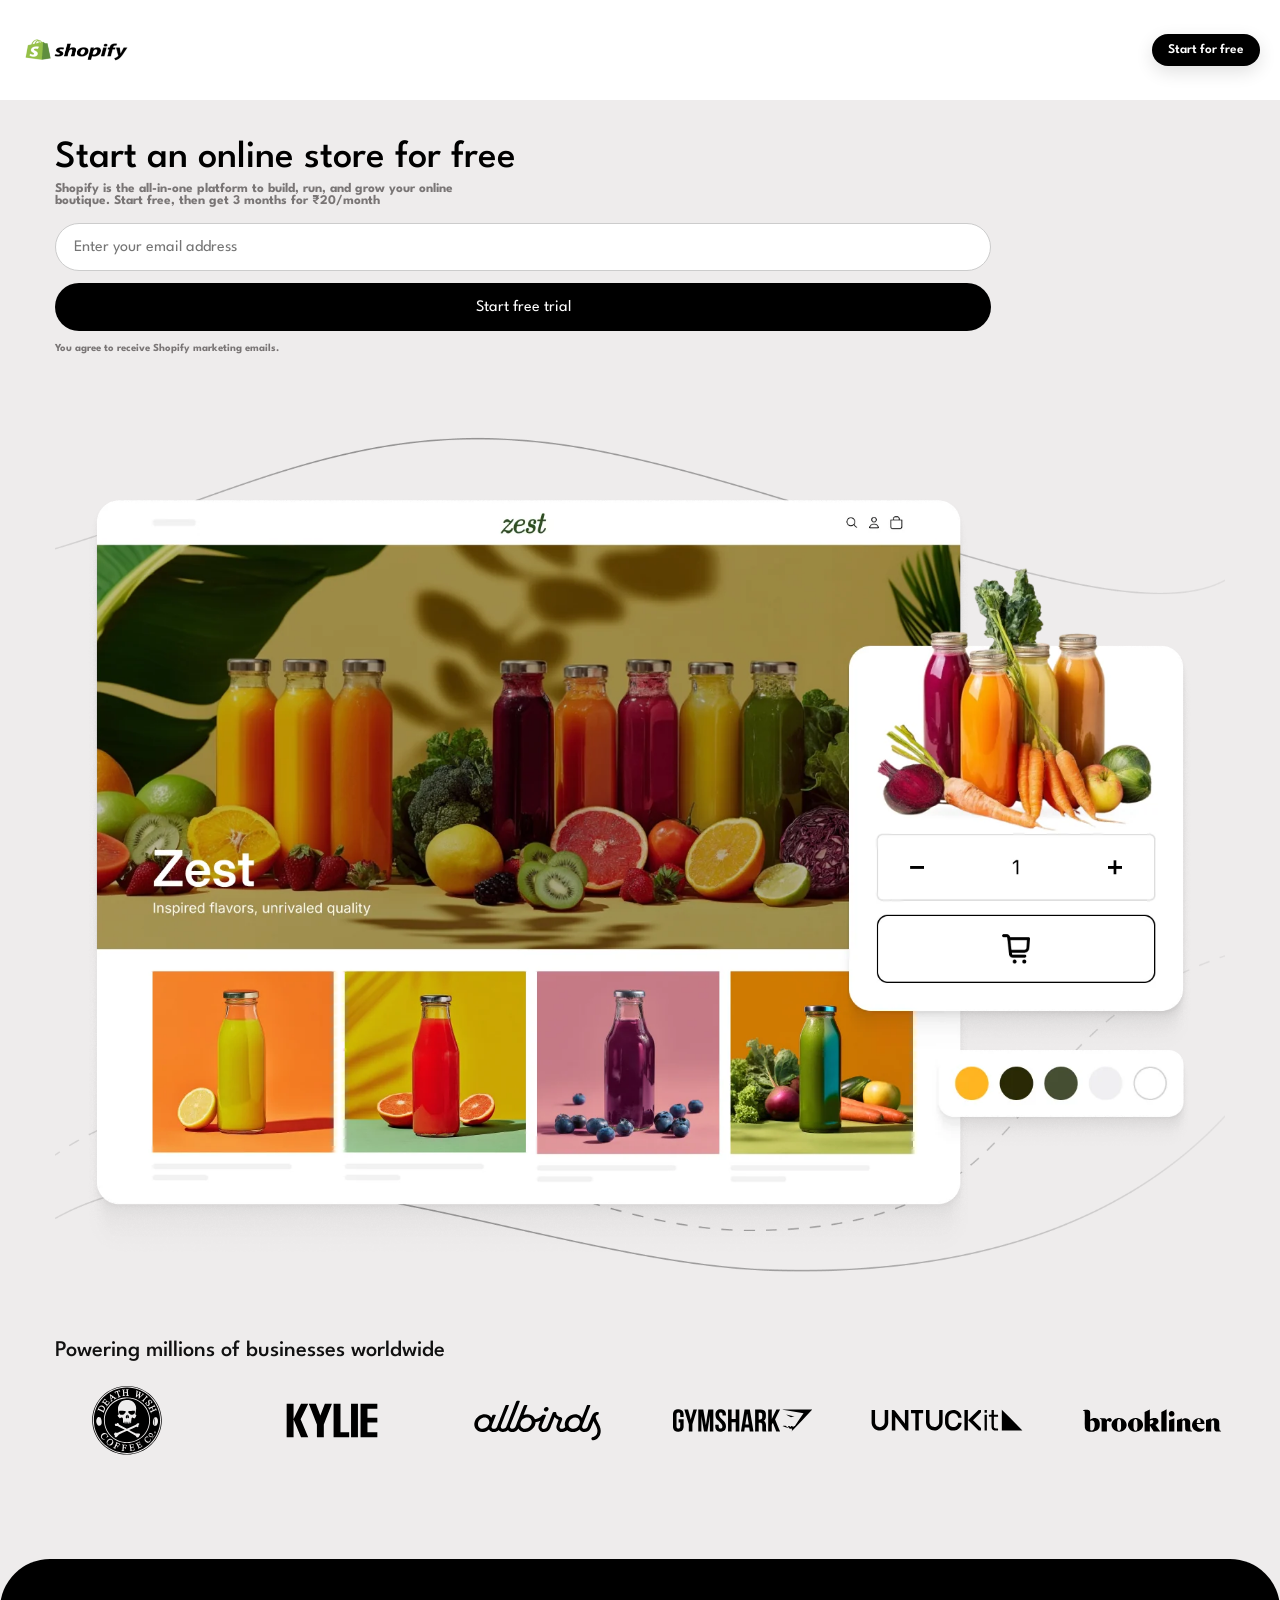
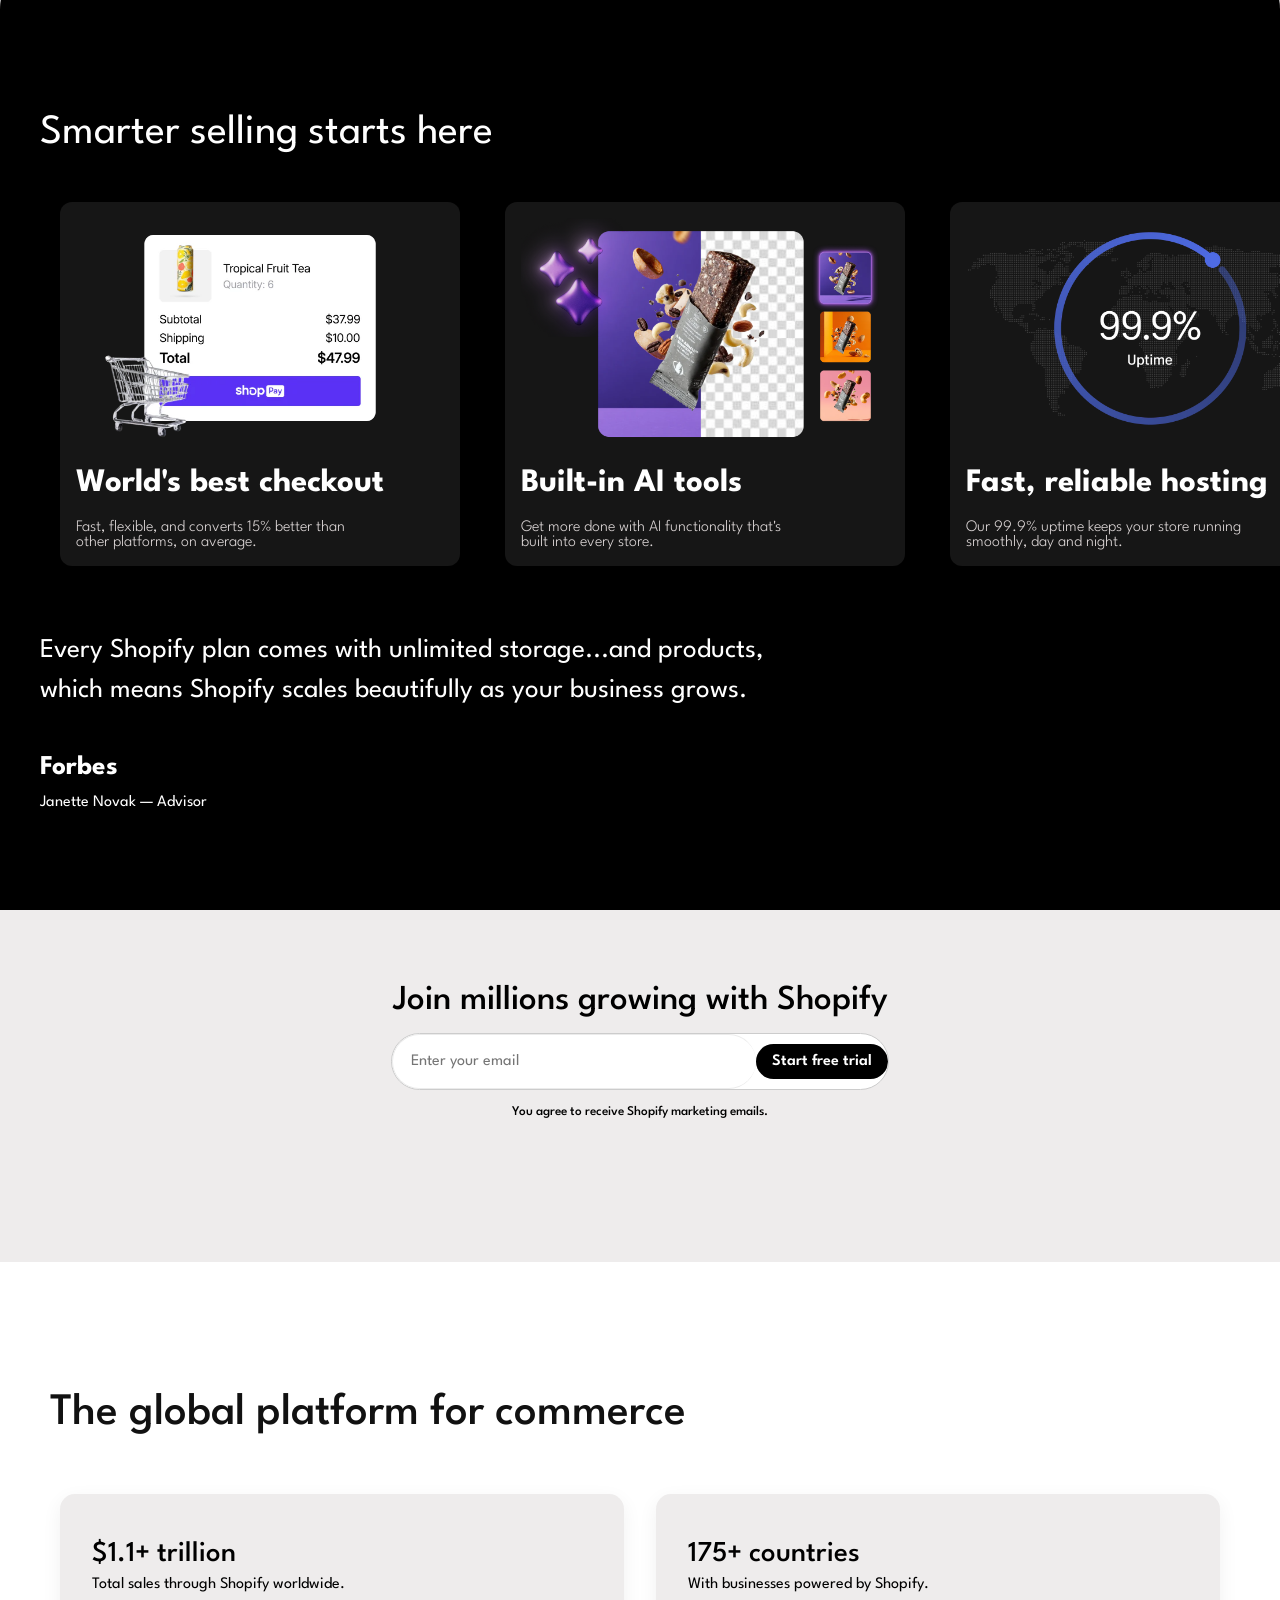
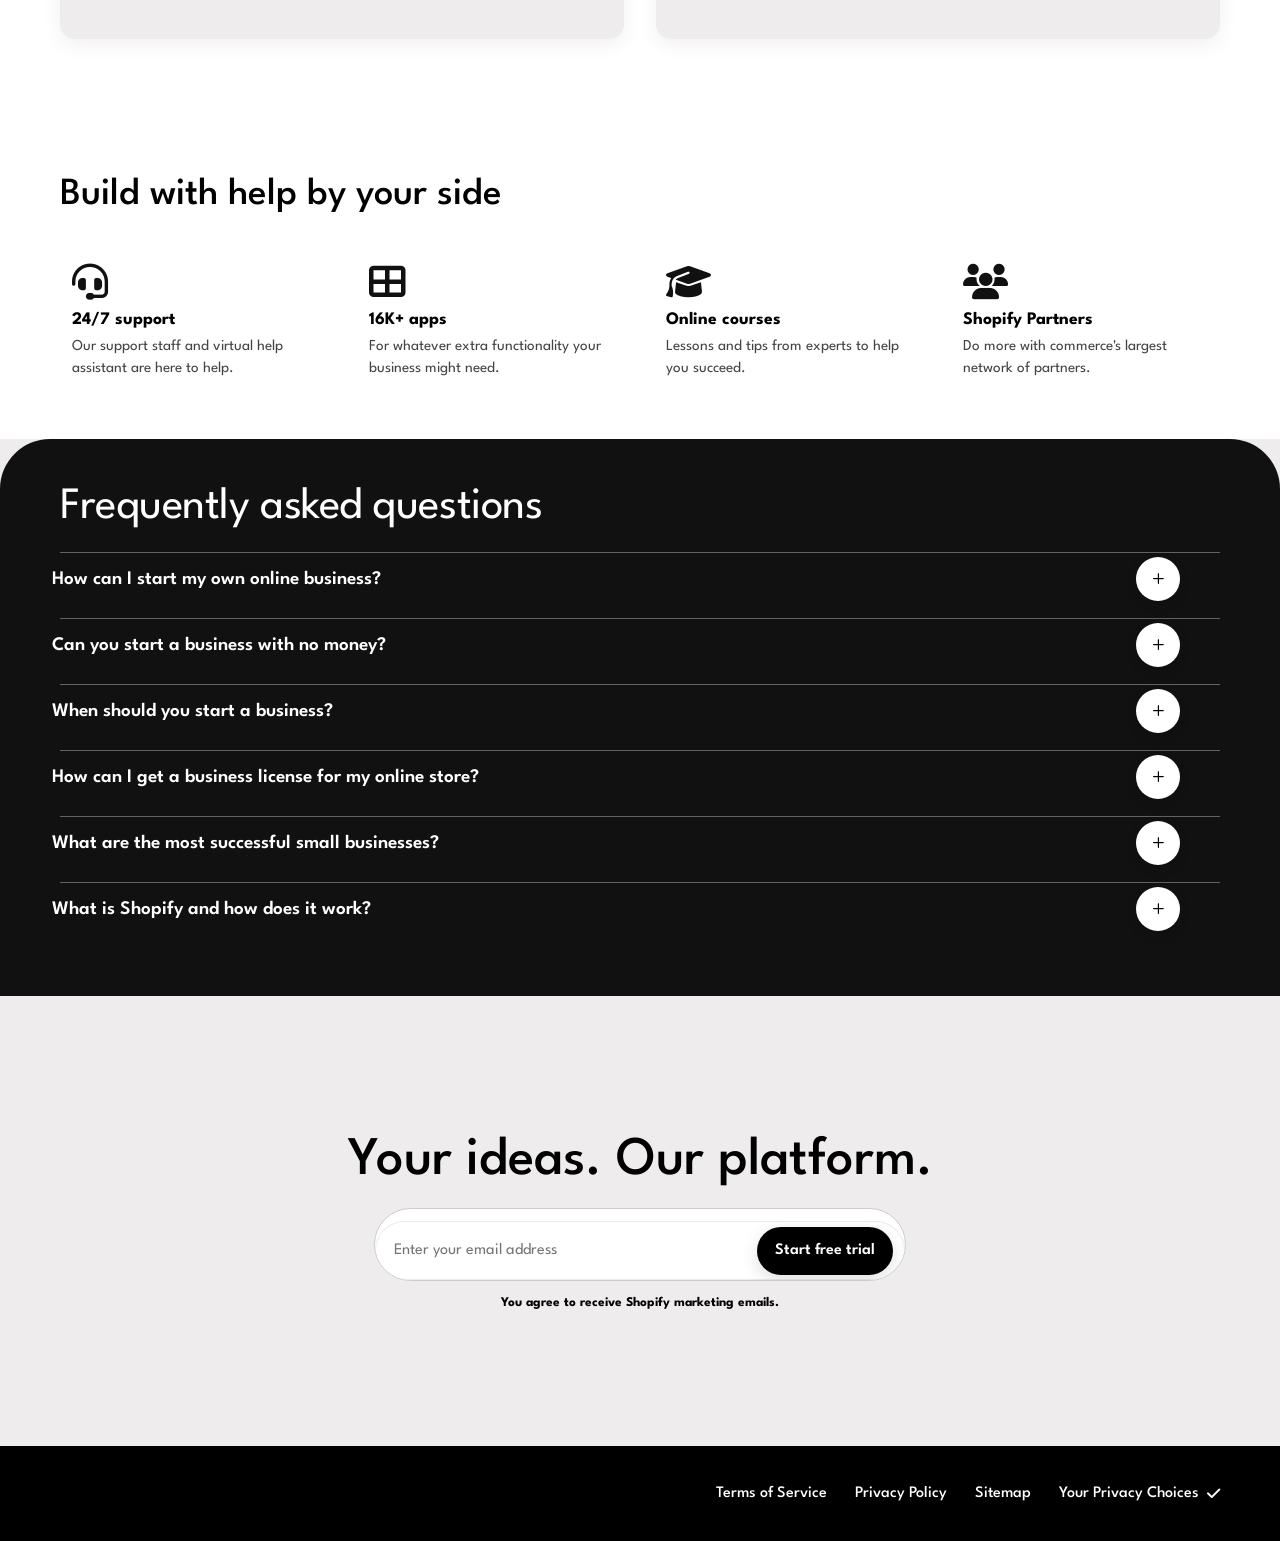
<file: shopify website/index.html>
<!DOCTYPE html>
<html lang="en">
<head>
    <meta charset="UTF-8">
    <meta name="viewport" content="width=device-width, initial-scale=1.0">
    <title>website</title>
    <link rel="stylesheet" href="style.css">
    <link rel="icon" href="favicon.ico" type="image/x-icon">
    <link rel="stylesheet" href="https://cdn.jsdelivr.net/npm/@fortawesome/fontawesome-free@6.4.0/css/all.min.css">
</head>
<body>
    
    <section id="navbar">
        <div>
            <img src="logo new.png" alt="">
            <button class="floating-button">Start for free</button>
        </div>
    </section>

        <section id="bannner">
            <div class="contain">
                <div class="hero">
                    <h1>Start an online store for free</h1>
                    <h5>Shopify is the all-in-one platform to build, run, and grow your online <br> boutique. Start free, then get 3 months for ₹20/month</h5>
                    <div class="cta">
                        <input type="text" placeholder="Enter your email address">
                        <button class="cta-button">Start free trial</button>
                    </div>
                    <h6>You agree to receive Shopify marketing emails.</h6>
                </div>
                <div class="banner-img">
                    <img src="banner.webp" alt="">
                </div>
            </div>
        </section>

        <section id="headline">
            <div>
                <h2>Powering millions of businesses worldwide</h2>
                <div class="brand-img">
                    <img src="brand1.svg" alt="">
                    <img src="brand2.svg" alt="">
                    <img src="brand3.svg" alt="">
                    <img src="brand4.svg" alt="">
                    <img src="brand5.svg" alt="">
                    <img src="brand6.svg" alt="">
                 </div>
            </div>
        </section>

        <section id="cards">
           <div>
            <h1>Smarter selling starts here</h1>
            <div class="card-container">
                <div class="card">
                    <img src="card1.webp" alt="">
                    <h2>World's best checkout</h2>
                    <p>Fast, flexible, and converts 15% better than <br> other platforms, on average.</p>
                </div>
                <div class="card">
                    <img src="card2.webp" alt="">
                    <h2>Built-in AI tools</h2>
                    <p>Get more done with AI functionality that's <br> built into every store.</p>
                </div>
                <div class="card">
                    <img src="card3.webp" alt="">
                    <h2>Fast, reliable hosting</h2>
                    <p>Our 99.9% uptime keeps your store running <br> smoothly, day and night.</p>
                </div>
           </div>
           <div class="small-para">
               <p>Every Shopify plan comes with unlimited storage...and products,<br> which means Shopify scales beautifully as your business grows.</p>
               <br> 
               <h4>Forbes</h4>
               <span>Janette Novak — Advisor</span>
           </div>
               
           </div>
        </section>

        <section id="email">
                <div class="email-text">
                        <h1>Join millions growing with Shopify</h1>
                        <form class="input-group" action="#" aria-label="Email signup">
                            <input id="ideas-email" name="email" type="email" placeholder="Enter your email " required>
                            <button type="submit" class="cta-inline">Start free trial</button>
                        </form>
                        <h5>You agree to receive Shopify marketing emails.</h5>
                 </div>
        </section>

        <section id="platform">
                    <div>
                        <h1>The global platform for commerce</h1>
                        <div class="platform-center">
                                <div class="stat">
                                        <h2>$1.1+ trillion</h2>
                                        <span>Total sales through Shopify worldwide.</span>
                                </div>
                                <div class="stat">
                                        <h2>175+ countries</h2>
                                        <span>With businesses powered by Shopify.</span>
                                </div>
                        </div>
                    </div>
        </section>

        <section id="help">
            <div>
                <h1>Build with help by your side</h1>
                <div class="help-grid">
                    <div class="help-item">
                        <i class="fa-solid fa-headset"></i>
                        <h3>24/7 support</h3>
                        <span>Our support staff and virtual help assistant are here to help.</span>
                    </div>
                    <div class="help-item">
                        <i class="fa-solid fa-th-large"></i>
                        <h3>16K+ apps</h3>
                        <span>For whatever extra functionality your business might need.</span>
                    </div>
                    <div class="help-item">
                        <i class="fa-solid fa-graduation-cap"></i>
                        <h3>Online courses</h3>
                        <span>Lessons and tips from experts to help you succeed.</span>
                    </div>
                    <div class="help-item">
                        <i class="fa-solid fa-users"></i>
                        <h3>Shopify Partners</h3>
                        <span>Do more with commerce's largest network of partners.</span>
                    </div>
                </div>
            </div>
        </section>

        <section id="ask">
            <div>
                <h1>Frequently asked questions</h1>

                <div class="faq-item">
                    <div class="faq-row">
                        <div class="faq-row-inner">
                            <h3>How can I start my own online business?</h3>
                            <button class="faq-toggle" aria-expanded="false" aria-controls="faq-1">
                                <i class="fa-regular fa-plus plus-icon"></i>
                                <i class="fa-solid fa-minus minus-icon"></i>
                            </button>
                        </div>
                    </div>
                    <div id="faq-1" class="faq-answer" aria-hidden="true">
                        <ol>
                            <li>Find a business idea</li>
                            <li>Secure financing to fund your business</li>
                            <li>Choose a business structure</li>
                            <li>Get federal and state tax ID numbers</li>
                            <li>Obtain a business license and permits</li>
                            <li>Open a business bank account</li>
                            <li>Get business insurance</li>
                            <li>Select your tools and software</li>
                            <li>Build your team</li>
                            <li>Market your business</li>
                            <li>Write your business plan</li>
                        </ol>
                    </div>
                </div>

                <div class="faq-item">
                    <div class="faq-row">
                        <div class="faq-row-inner">
                            <h3>Can you start a business with no money?</h3>
                            <button class="faq-toggle" aria-expanded="false" aria-controls="faq-2">
                                <i class="fa-regular fa-plus plus-icon"></i>
                                <i class="fa-solid fa-minus minus-icon"></i>
                            </button>
                        </div>
                    </div>
                    <div id="faq-2" class="faq-answer" aria-hidden="true">
                        <ol>
                            <li>Tap into a skillset you have and use free tools.</li>
                            <li>Save six months’ worth of expenses.</li>
                            <li>Ask your family and friends for startup funds.</li>
                            <li>Find out about local small business grants and funding opportunities.</li>
                            <li>Apply for a small business loan.</li>
                            <li>Look into potential angel investors.</li>
                        </ol>
                    </div>
                </div>

                <div class="faq-item">
                    <div class="faq-row">
                        <div class="faq-row-inner">
                            <h3>When should you start a business?</h3>
                            <button class="faq-toggle" aria-expanded="false" aria-controls="faq-3">
                                <i class="fa-regular fa-plus plus-icon"></i>
                                <i class="fa-solid fa-minus minus-icon"></i>
                            </button>
                        </div>
                    </div>
                    <div id="faq-3" class="faq-answer" aria-hidden="true">
                        <p>There’s never a specific right time to start a business. You should start a business <br> when you have the time and attention to commit to it. However, there’s no problem <br> with starting while you are still working another job.</p>
                    </div>
                </div>

                <div class="faq-item">
                    <div class="faq-row">
                        <div class="faq-row-inner">
                            <h3>How can I get a business license for my online store?</h3>
                            <button class="faq-toggle" aria-expanded="false" aria-controls="faq-4">
                                <i class="fa-regular fa-plus plus-icon"></i>
                                <i class="fa-solid fa-minus minus-icon"></i>
                            </button>
                        </div>
                    </div>
                    <div id="faq-4" class="faq-answer" aria-hidden="true">
                        <ol>
                            <li>Register your business.</li>
                            <li>File for an employer identification number (EIN).</li>
                            <li>Acquire a federal business license or permit.</li>
                            <li>Acquire state and municipal licenses.</li>
                            <li>Renew your business license.</li>
                        </ol>
                    </div>
                </div>

                <div class="faq-item">
                    <div class="faq-row">
                        <div class="faq-row-inner">
                            <h3>What are the most successful small businesses?</h3>
                            <button class="faq-toggle" aria-expanded="false" aria-controls="faq-5">
                                <i class="fa-regular fa-plus plus-icon"></i>
                                <i class="fa-solid fa-minus minus-icon"></i>
                            </button>
                        </div>
                    </div>
                    <div id="faq-5" class="faq-answer" aria-hidden="true">
                        <ol>
                            <li>Dropshipping</li>
                            <li>Print on demand</li>
                            <li>Tax preparation and bookkeeping</li>
                            <li>Handmade products</li>
                            <li>Digital products</li>
                            <li>Photography</li>
                            <li>Video games</li>
                            <li>Self-published author</li>
                            <li>Pet product retailer</li>
                            <li>Thrifting</li>
                        </ol>
                    </div>
                </div>

                <div class="faq-item">
                    <div class="faq-row">
                        <div class="faq-row-inner">
                            <h3>What is Shopify and how does it work?</h3>
                            <button class="faq-toggle" aria-expanded="false" aria-controls="faq-6">
                                <i class="fa-regular fa-plus plus-icon"></i>
                                <i class="fa-solid fa-minus minus-icon"></i>
                            </button>
                        </div>
                    </div>
                    <div id="faq-6" class="faq-answer" aria-hidden="true">
                        <p>Shopify is a complete commerce platform that lets you start, grow, and manage an online boutique and business.</p>
                        <p>With Shopify, you can:</p>
                        <ol>
                            <li>Create and customize an online store.</li>
                            <li>Sell in multiple places, including web, mobile, social media, online marketplaces, brick-and-mortar locations, and pop-up shops.</li>
                            <li>Manage products, inventory, payments, and shipping.</li>
                        </ol>
                        <p>Shopify is completely cloud-based and hosted, which means you don't have to worry about upgrading or maintaining software or web servers. This gives you the flexibility to access and run your business from almost anywhere, including your mobile device.</p>
                    </div>
                </div>

            </div>
        </section>
       
        <section id="ideas">
                    <div class="email-text">
                        <h1>Your ideas. Our platform.</h1>
                        <form class="input-group" action="#" aria-label="Email signup">
                            <input id="ideas-email" name="email" type="email" placeholder="Enter your email address" required>
                            <button type="submit" class="cta-inline">Start free trial</button>
                        </form>
                        <h5>You agree to receive Shopify marketing emails.</h5>
                    </div>
        </section>

        <section id="terms">
            <div class="terms-inner">
                <a href="#" class="term-link">Terms of Service</a>
                <a href="#" class="term-link">Privacy Policy</a>
                <a href="#" class="term-link">Sitemap</a>
                <a href="#" class="term-link">Your Privacy Choices <i class="fa-solid fa-check" aria-hidden="true"></i></a>
            </div>
        </section>
    <script src="script.js"></script>
</body>
</html>
</file>
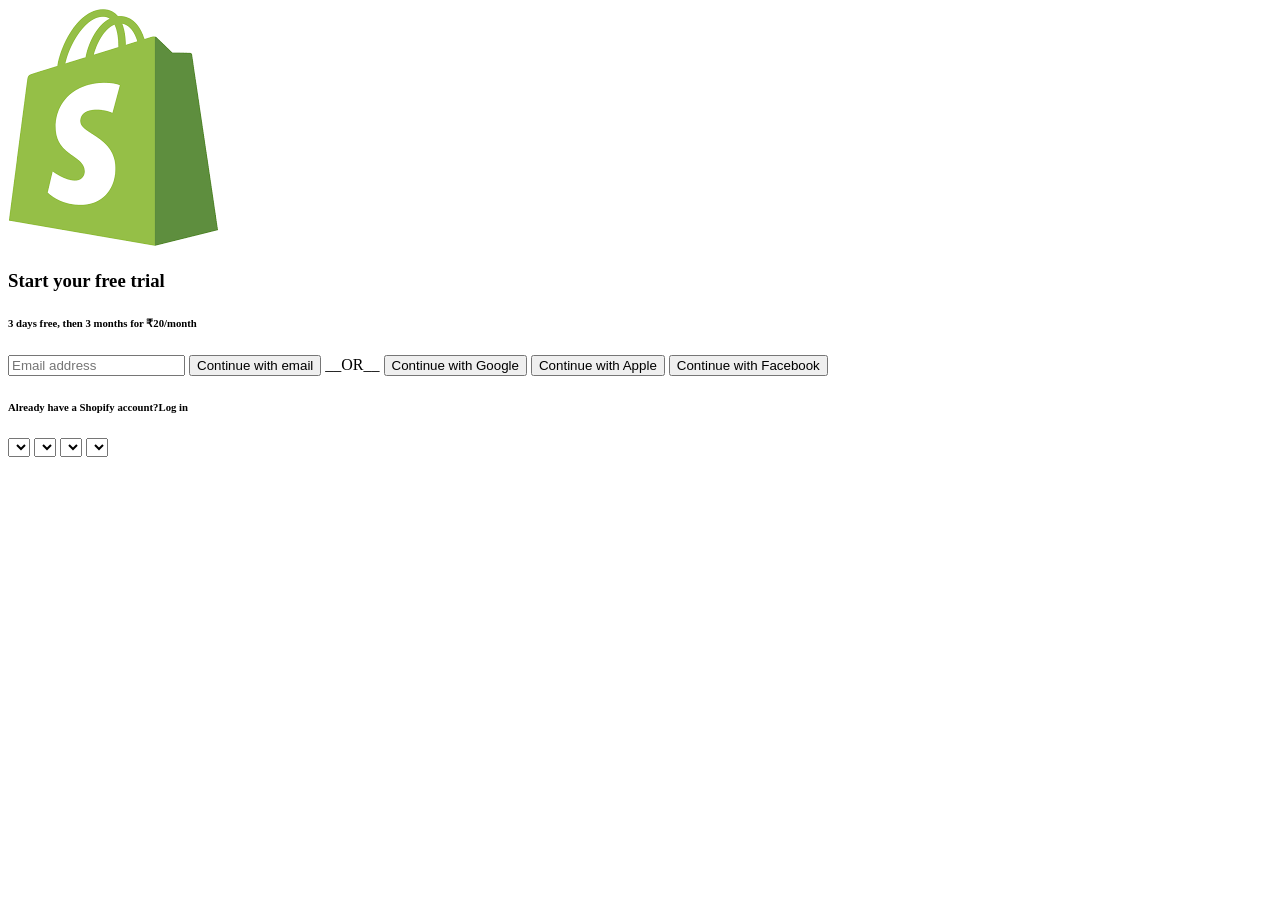
<file: shopify website/signup.html>
<!DOCTYPE html>
<html lang="en">
<head>
    <meta charset="UTF-8">
    <meta name="viewport" content="width=device-width, initial-scale=1.0">
    <title>signup</title>
</head>
<body>
    <div class="signin">
          <img src="bag.png" alt="">
          <h3>Start your free trial</h3>
          <h6>3 days free, then 3 months for ₹20/month</h6>
          <input type="text" placeholder="Email address">
          <button>Continue with email</button>
          __OR__
          <button>Continue with Google</button>
          <button>Continue with Apple</button>
          <button>Continue with Facebook</button>
          <h6>Already have a Shopify account?<span>Log in</span></h6>
          <select name="India" id="">India</select>
          <select name="India" id="">London</select>
          <select name="India" id="">South Africa</select>
          <select name="India" id="">New Zeland</select>
    </div>
</body>
</html>
</file>
<file: shopify website/style.css>
@import url("https://fonts.googleapis.com/css2?family=Spartan:wght@100;200;300;400;500;600;700;800;900&display=swap");
* {
  margin: 0;
  padding: 0;
  box-sizing: border-box;
  font-family: "Spartan", sans-serif;
}

/* Page horizontal spacing: keep content away from screen edges */
body {
  padding-left: 55px;
  padding-right: 55px;
  padding-top: calc(80px + 20px); /* space for fixed navbar */
  background-color: #eeecec;
}

@media (max-width: 480px) {
  body {
    padding-left: 12px;
    padding-right: 12px;
    padding-top: calc(48px + 20px); /* mobile navbar space */
  }
}

.floating-button {
  background-color: #000; /* black button background */
  color: #fff;
  border: none;
  padding: 10px 16px;
  border-radius: 999px;
  font-weight: 600;
  cursor: pointer;
  box-shadow: 0 6px 18px rgba(0, 0, 0, 0.12);
  margin-left: auto;
}

.floating-button:hover {
  transform: translateY(-1px);
  box-shadow: 0 8px 22px rgba(0, 0, 0, 0.16);
}

/* Navbar layout: logo left, button right */
#navbar {
  position: fixed;
  top: 0;
  left: 0;
  right: 0;
  z-index: 9999;
  background-color: #fff;
}
#navbar > div {
  display: flex;
  align-items: center;
  justify-content: space-between;
  padding: 10px 20px; /* slightly reduced vertical padding */
}

/* Logo size */
#navbar img {
  height: 80px; /* larger logo for better visibility */
  width: auto;
}

@media (max-width: 480px) {
  #navbar img {
    height: 48px;
  }
}

@media (max-width: 480px) {
  .floating-button {
    padding: 8px 12px;
  }
}

/* Banner / hero layout */
#bannner {
  padding: 40px 0;
}

#bannner .contain {
  display: flex;
  gap: 60px;
  align-items: center;
  justify-content: space-between;
  max-width: 1200px;
  margin: 0 auto;
  flex-wrap: wrap;
}

#bannner .hero {
  flex: 1 1 50%;
  min-width: 260px;
}

#bannner .hero h1 {
  font-size: 2.4rem; /* slightly larger */
  font-weight: 500; /* less bold */
  margin-bottom: 0.5rem;
}

#bannner .hero h6 {
  color: #797575;
}

#bannner .hero h5 {
  margin-bottom: 1rem;
  color: #797575;
}

#bannner .cta {
  display: flex;
  flex-direction: column; /* stack vertically */
  gap: 12px;
  margin-bottom: 12px;
  align-items: stretch;
}

#bannner .cta input {
  width: 80%;
  padding: 14px 18px; /* taller */
  border-radius: 999px; /* pill shape */
  border: 1px solid #ccc;
  box-sizing: border-box;
  min-height: 48px;
  font-size: 1rem;
}

#bannner .cta .cta-button {
  padding: 14px 18px; /* taller */
  border-radius: 999px; /* pill shape */
  background-color: #000;
  color: #fff;
  border: none;
  cursor: pointer;
  align-self: stretch; /* make button stretch to input width */
  width: 80%;
  min-height: 48px;
  font-size: 1rem;
}

#bannner .banner-img {
  flex: 1 1 45%;
  display: flex;
  justify-content: center;
  align-items: center;
}

#bannner .banner-img img {
  max-width: 100%;
  height: auto;
  border-radius: 8px;
}

@media (max-width: 800px) {
  #bannner .contain {
    flex-direction: column;
    gap: 20px;
    padding: 0 10px;
  }
  #bannner .hero, #bannner .banner-img {
    flex: 1 1 100%;
  }
  #bannner .banner-img img {
    max-width: 420px;
    width: 100%;
  }
  #bannner .hero h1 {
    font-size: 1.8rem; /* responsive size */
    font-weight: 500;
  }
}

/* Headline alignment: match banner container so h2 aligns with h1 */
#headline > div {
  max-width: 1200px;
  margin: 0 auto;
  box-sizing: border-box;
}

@media (max-width: 800px) {
  #headline > div {
    padding: 0 10px;
  }
}
#headline > div h2 {
  font-size: 1.4rem; /* larger headline */
  font-weight: 500; /* lighter weight */
  line-height: 1.25;
  margin-top: 6px;
  color: #111;
}

@media (max-width: 800px) {
  #headline > div h2 {
    font-size: 1.15rem;
    font-weight: 500;
  }
}

/* Brand logos: keep in one horizontal row on wider screens */
#headline .brand-img {
  display: flex;
  gap: 28px;
  align-items: center;
  justify-content: center;
  flex-wrap: nowrap; /* prevent wrapping on desktop */
  margin-top: 18px;
  margin-bottom: 100px;
}

#headline .brand-img img {
  height: 76px; /* larger uniform logo height (desktop) */
  width: auto;
  display: block;
  object-fit: contain;
}

@media (max-width: 800px) {
  /* allow wrapping on small screens */
  #headline .brand-img {
    flex-wrap: wrap;
    gap: 16px;
    justify-content: center;
  }
  #headline .brand-img img {
    height: 44px; /* slightly smaller on mobile */
  }
}

/* Cards: horizontal layout and uniform image sizing */
#cards > div {
  max-width: 1200px;
  margin: 0 auto;
  box-sizing: border-box;
  padding: 0 0px; /* align with page side padding */
}

@media (max-width: 800px) {
  #cards > div {
    padding: 0 10px;
  }
}
/* Cards section background: full-width black */
#cards {
  background-color: #000;
  color: #fff;
  padding-top: 150px; /* raised slightly above the heading */
  /* full-bleed background: make section span the viewport */
  position: relative;
  left: 50%;
  right: 50%;
  margin-left: -50vw;
  margin-right: -50vw;
  width: 100vw;
  box-sizing: border-box;
  border-top-left-radius: 50px;
  border-top-right-radius: 50px;
  overflow: hidden;
}
#cards > div h1 {
  margin-top: 0;
  margin-bottom: 24px;
  font-size: 2.6rem; /* slightly larger */
  font-weight: 400; /* lighter weight */
  line-height: 1.2;
  letter-spacing: 0;
  text-transform: none;
  font-style: normal;
}

@media (max-width: 800px) {
  #cards > div h1 {
    font-size: 1.3rem;
  }
}

#cards .card-container {
  display: flex;
  gap: 45px;
  align-items: flex-start;
  justify-content: space-between;
  flex-wrap: nowrap; /* keep cards on one line on wider screens */
  margin-top: 8px;
  padding: 20px; /* inner spacing so background is visible */
  background-color: transparent; /* let parent black show in gaps */
}

#cards .card {
  flex: 1 1 0;
  min-width: 400px;
  background-color: #161616; /* panel color so gaps appear black (#000) */
  padding: 16px;
  border-radius: 12px;
  box-sizing: border-box;
  overflow: hidden;
}

#cards .card img {
  width: 100%;
  height: 220px; /* uniform image height */
  object-fit: cover;
  display: block;
  border-radius: 8px;
  margin-bottom: 30px;
}

#cards .card h3, #cards .card h2 {
  margin-top: 12px;
  margin-bottom: 22px; /* added bottom margin */
  font-size: 2.05rem;
}

#cards .card p {
  margin-top: 12px;
  color: #dcd6d6;
  font-weight: 300; /* lighter weight for paragraph text in cards */
}

/* specific small paragraph under cards (testimonial/summary) */
#cards .small-para p {
  margin-top: 45px; /* extra space above this paragraph */
  font-size: 1.700rem; /* slightly larger */
  line-height: 1.45;
  margin-bottom: 30px;
}

#cards .small-para h4{
  margin-bottom: 15px;
  font-size: 1.700rem;
}

#cards .small-para span{
  display: inline-block;
  margin-bottom: 100px;
}

@media (max-width: 800px) {
  #cards .card-container {
    flex-wrap: wrap; /* stack on mobile */
  }
  #cards .card {
    flex: 1 1 100%;
  }
  #cards .card img {
    height: 160px;
  }
}

/* Email section: center content and place the CTA inside the input on desktop */
#email {
  display: flex;
  align-items: center;
  justify-content: center;
  margin-top: 30px;
  box-sizing: border-box;
  padding: 20px 0;
  background-color: #eeecec;
}

#email .email-text {
  width: 100%;
  max-width: 760px;
  padding: 24px;
  box-sizing: border-box;
  text-align: center;
}

#email .email-text h1,
#email .email-text h5 {
  margin: 0 0 12px 0;
}

#email .email-text h5 {
  font-weight: 500;
  margin-bottom: 100px;
}

#email .email-text h1 {
  font-size: 35px;
  font-weight: 500;
}

/* Input group: button overlays the input at the right; input a bit narrower */
#email .email-text .input-group {
  position: relative;
  width: 70%;
  margin: 16px auto;
  max-width: 560px;
}

#email .email-text .input-group input {
  width: 100%;
  padding: 12px 140px 12px 18px; /* reserve space for the button on the right */
  font-size: 1rem;
  box-sizing: border-box;
  border-radius: 999px; /* round both left and right corners */
  border: 1px solid rgba(0, 0, 0, 0.08);
  border-right: none; /* let button provide the right edge */
  height: 55px;

  position: relative;
  z-index: 0; /* keep input beneath the button */
}

/* Full-bleed white background for the help section */
#help {
  background-color: #ffffff;
  position: relative;
  left: 50%;
  right: 50%;
  margin-left: -50vw;
  margin-right: -50vw;
  width: 100vw;
  box-sizing: border-box;
  padding: 48px 0; /* vertical spacing for the section */
}

/* Ask / FAQ section: full-bleed black background */
#ask {
  background-color: #000000ed;
  color: #fff;
  position: relative;
  left: 50%;
  right: 50%;
  margin-left: -50vw;
  margin-right: -50vw;
  width: 100vw;
  box-sizing: border-box;
  padding: 48px 0;
  border-top-left-radius: 50px;
  border-top-right-radius: 50px;
}

#ask > div {
  max-width: 1200px;
  margin: 0 auto;
  box-sizing: border-box;
  padding: 0 20px;
}

/* FAQ title styling: larger and lighter */
#ask > div h1 {
  font-size: 2.8rem;
  font-weight: 400; /* lighter weight */
  margin-bottom: 24px;
  letter-spacing: -0.01em;
}

.faq-item {
  padding: 18px 0;
  border-top: 1px solid #eeecec5e;
  position: relative;
}
.faq-row {
  /* span full viewport horizontally so clicks across the screen toggle the FAQ */
  position: relative;
  left: 50%;
  right: 50%;
  margin-left: -50vw;
  margin-right: -50vw;
  width: 100vw;
  box-sizing: border-box;
  padding: 0 20px;
}
.faq-row-inner {
  max-width: 1200px;
  margin: 0 auto;
  display: flex;
  align-items: center;
  justify-content: space-between;
  box-sizing: border-box;
}
.faq-row h3 {
  margin-left: 12px;
  font-size: 1.2rem;
  font-weight: 600;
}
.faq-toggle {
  position: absolute;
  right: 100px; /* moved further inward from the edge */
  top: 50%;
  transform: translateY(-50%);
  background: #fff; /* default: white background when plus is visible */
  border: none;
  color: #000; /* icon color for plus on white */
  width: 44px;
  height: 44px;
  box-sizing: border-box; /* ensure border doesn't change external size */
  display: flex;
  align-items: center;
  justify-content: center;
  cursor: pointer;
  border-radius: 50%;
  box-shadow: 0 4px 12px rgba(0,0,0,0.12);
  transition: background-color 0.18s ease, color 0.18s ease, transform 0.12s ease;
}

/* When pinned, keep the toggle fixed to the viewport */
.faq-toggle.fixed {
  position: fixed !important;
  right: 60px !important;
  z-index: 9999 !important;
}

/* When expanded (minus visible) use black circular background and white icon */
.faq-toggle.open {
  background: #000 !important;
  color: #fff !important;
  transform: translateY(-50%);
}
/* white circular border when expanded (minus visible) */
.faq-toggle.open {
  border: 2px solid #fff !important;
}
.faq-answer {
  max-height: 0;
  overflow: hidden;
  /* much slower, smoother open/close */
  transition: max-height 1.2s cubic-bezier(.2,.8,.2,1), opacity 0.8s ease;
  opacity: 0;
  margin-top: 12px;
}
.faq-item.expanded .faq-answer {
  max-height: 1000px; /* large enough for content */
  opacity: 1;
}
.faq-answer ol {
  margin: 0;
  padding: 0;
  list-style: none; /* we'll render our own markers for perfect alignment */
  counter-reset: faq-counter;
  color: #ddd;
}
.faq-answer ol li {
  position: relative;
  padding-left: 3.2em; /* space for the generated marker */
  margin-bottom: 6px;
  counter-increment: faq-counter;
}
.faq-answer ol li::before {
  content: counter(faq-counter) ".";
  position: absolute;
  left: 0;
  width: 2.6em; /* fixed width for marker area so multi-digit numbers align */
  text-align: right;
  color: #ddd;
}

@media (max-width: 800px) {
  .faq-toggle { right: 30px; }
}

/* Show/hide plus and minus icons inside the toggle */
.faq-toggle .plus-icon { display: inline-block; }
.faq-toggle .minus-icon { display: none; }
.faq-toggle.open .plus-icon { display: none; }
.faq-toggle.open .minus-icon { display: inline-block; }

/* Constrain inner content so it aligns with other sections */
#help > div {
  max-width: 1200px;
  margin: 0 auto;
  box-sizing: border-box;
  padding: 0 20px;
}

/* Reduce weight of the help section heading for a lighter appearance */
#help > div h1 {
  font-weight: 500; /* slightly lighter than default */
  font-size: 2.4rem; /* slightly larger */
  margin-top: 50px;
  margin-bottom: 40px;
}

/* Help section layout and icon styling */
.help-grid {
  display: flex;
  gap: 28px;
  align-items: flex-start;
  justify-content: space-between;
  flex-wrap: wrap;
  margin-top: 20px;
}
.help-item {
  flex: 1 1 220px;
  min-width: 250px;
  box-sizing: border-box;
  padding: 12px;
}
.help-item i {
  display: block;
  font-size: 36px;
  color: #111;
  margin-bottom: 12px;
}
.help-item h3 {
  margin: 0 0 8px 0;
  font-size: 1.1rem;
}
.help-item span {
  color: #444;
  font-size: 0.95rem;
  line-height: 1.4;
}

@media (max-width: 800px) {
  .help-grid {
    gap: 18px;
  }
  .help-item i {
    font-size: 30px;
  }
}
}

#email .email-text .input-group .cta-inline {
  position: absolute;
  right: 12px;
  top: 50%;
  transform: translateY(-50%);
  padding: 10px 18px;
  white-space: nowrap; /* keep text on single line */
  height: 48px;
  border-radius: 999px; /* pill-shaped */
  background-color: #000;
  color: #fff;
  border: none;
  cursor: pointer;
  z-index: 10; /* sit above the input */
  font-weight: 600; /* match navbar button */
  box-shadow: 0 6px 18px rgba(0, 0, 0, 0.12);
}
#email {
  /* full-bleed background: span the viewport like #cards */
  position: relative;
  left: 50%;
  right: 50%;
  margin-left: -50vw;
  margin-right: -50vw;
  width: 100vw;
}

@media (max-width: 800px) {
  #email .email-text .input-group {
    width: 100%;
    max-width: none;
  }
  #email .email-text .input-group input {
    padding-right: 16px;
    border-radius: 8px; /* full rounding for mobile */
    border-right: 1px solid rgba(0,0,0,0.08);
    height: auto;
  }
  #email .email-text .input-group .cta-inline {
    position: static;
    transform: none;
    display: block;
    width: 100%;
    margin-top: 8px;
    height: auto;
    border-radius: 999px;
  }
}

/* Platform section: rectangular stat boxes below heading */
#platform {
  /* full-bleed white background spanning the viewport */
  background-color: #ffffff;
  position: relative;
  left: 50%;
  right: 50%;
  margin-left: -50vw;
  margin-right: -50vw;
  width: 100vw;
  padding: 40px 0;
  box-sizing: border-box;
}

#platform > div {
  width: 100%;
  max-width: 1200px;
  margin: 0 auto;
  box-sizing: border-box;
  position: relative;
}

#platform h1 {
  margin-left: 10px;
  margin-top: 90px;
  margin-bottom: 60px;
  font-size: 45px;
  font-weight: 500;
  color: #111;
}

#platform .platform-center {
  display: flex;
  gap: 32px;
  align-items: center;
  justify-content: center;
  width: 100%;
  max-width: 1200px;
  padding: 0 20px;
  margin: 12px auto 0;
}

#platform .platform-center .stat {
  background-color: #eeecec;
  padding: 22px 28px;
  border-radius: 8px;
  flex: 1 1 0;
  min-width: 420px;
  height: 140px;
  text-align: center;
  box-shadow: 0 6px 20px rgba(0,0,0,0.06);
}

#platform .platform-center .stat {
  background-color: #eeecec;
  padding: 22px 32px;
  border-radius: 15px;
  flex: 1 1 0;
  min-width: 420px;
  min-height: 145px;
  display: flex;
  flex-direction: column;
  justify-content: center;
  align-items: flex-start;
  text-align: left;
  box-shadow: 0 6px 20px rgba(0,0,0,0.06);
  
}

#platform .platform-center .stat h2{
  margin-bottom: 10px;
  font-size: 1.8rem;
  font-weight: 500;
}

#platform .platform-center .stat h3 {
  display: block;
  font-size: 0.95rem;
  color: #444;
}

@media (max-width: 800px) {
  #platform {
    padding: 60px 10px;
  }
  #platform .platform-center {
    flex-direction: column;
    gap: 18px;
    max-width: 420px;
    margin-top: 12px;
  }
  #platform .platform-center .stat {
    width: 100%;
  }
}

  /* Center the #ideas section (keeps it below #ask and centers content on screen) */
  #ideas {
    display: flex;
    align-items: center;
    justify-content: center;
    min-height: 50vh; /* slightly shorter so it sits closer to previous section */
    box-sizing: border-box;
    padding: 20px 20px; /* reduce top spacing so #ideas moves closer to #ask */
  }

  #ideas .email-text {
    width: 100%;
    max-width: 760px;
    text-align: center;
  }

  /* Make the #ideas heading slightly larger */
  #ideas .email-text h1 {
    font-size: 3.4rem; /* a bit larger than default */
    font-weight: 500;
    margin-top: 0px;
    margin-bottom: 0px;
    line-height: 1.1;
  }

  @media (max-width: 800px) {
    #ideas .email-text h1 {
      font-size: 1.8rem;
    }
  }

  /* Button styling for #ideas to match other CTAs */
  #ideas .email-text button {
    display: inline-block;
    padding: 14px 18px;
    border-radius: 999px;
    background-color: #000;
    color: #fff;
    border: none;
    cursor: pointer;
    font-weight: 600;
    box-shadow: 0 6px 18px rgba(0, 0, 0, 0.12);
    margin-top: 6px;
    min-height: 48px;
  }

  #ideas .email-text button:hover {
    transform: translateY(-1px);
    box-shadow: 0 8px 22px rgba(0, 0, 0, 0.16);
  }

  /* Input styling for #ideas to match site CTAs */
  #ideas .email-text input {
    width: 100%;
    max-width: 560px;
    padding: 12px 18px;
    border-radius: 999px;
    border: 1px solid rgba(0, 0, 0, 0.08);
    height: 59px;
    box-sizing: border-box;
    font-size: 1rem;
    outline: none;
    margin-top: 12px;
  }

  #ideas .email-text input:focus {
    box-shadow: 0 6px 18px rgba(0,0,0,0.06);
    border-color: rgba(0,0,0,0.18);
  }

  /* Inline input-group for #ideas: place button inside input on the right */
  #ideas .email-text .input-group {
    position: relative;
    width: 70%;
    max-width: 560px;
    margin: 16px auto;
  }

  #ideas .email-text .input-group input {
    width: 100%;
    padding: 12px 140px 12px 18px; /* reserve space for the button */
    box-sizing: border-box;
  }

  #ideas .email-text .input-group .cta-inline {
    position: absolute;
    right: 12px;
    top: 50%;
    transform: translateY(-50%);
    padding: 10px 18px;
    white-space: nowrap;
    height: 48px;
    border-radius: 999px;
    background-color: #000;
    color: #fff;
    border: none;
    cursor: pointer;
    z-index: 10;
    font-weight: 600;
    box-shadow: 0 6px 18px rgba(0, 0, 0, 0.12);
  }

  @media (max-width: 800px) {
    #ideas .email-text .input-group {
      width: 100%;
      max-width: none;
    }
    #ideas .email-text .input-group input {
      padding-right: 16px;
      border-radius: 8px;
    }
    #ideas .email-text .input-group .cta-inline {
      position: static;
      transform: none;
      display: block;
      width: 100%;
      margin-top: 8px;
      height: auto;
      border-radius: 999px;
    }
  }

/* Terms section: right-aligned horizontal links */
#terms {
  position: relative;
  left: 50%;
  right: 50%;
  margin-left: -50vw;
  margin-right: -50vw;
  width: 100vw;
  background-color: #000; /* changed to black per request */
  box-sizing: border-box;
  padding: 40px 0; /* increased vertical padding for more height */
  min-height: 30px; /* ensure a minimum visible height */
}

#terms .terms-inner {
  max-width: 1200px;
  margin: 0 auto;
  padding: 0 20px;
  display: flex;
  gap: 28px;
  justify-content: flex-end;
  align-items: center;
  flex-wrap: wrap;
}

#terms .term-link {
  color: #fff; /* white links on black background */
  text-decoration: none;
  cursor: pointer;
  font-weight: 500;
  display: inline-flex;
  align-items: center;
  gap: 8px;
}

#terms .term-link:hover {
  text-decoration: underline;
  color: #ddd;
}

#terms .term-link i {
  color: inherit; /* ensure icon matches link color */
  font-size: 0.95em;
  line-height: 1;
}

@media (max-width: 800px) {
  #terms .terms-inner {
    justify-content: center;
    gap: 18px;
  }
  #terms {
    padding: 24px 0; /* slightly reduced padding on small screens */
    min-height: 80px;
  }
}



/* Styling for the input-group form */
.input-group {
  display: flex;
  align-items: center;
  border: 1px solid #ccc;
  border-radius: 999px;
  overflow: hidden;
  background-color: #fff;
}

.input-group input[type="email"] {
  flex: 1;
  border: none;
  padding: 10px 16px;
  font-size: 16px;
  outline: none;
}

.input-group button.cta-inline {
  background-color: #000;
  color: #fff;
  border: none;
  padding: 10px 16px;
  font-size: 16px;
  font-weight: 600;
  cursor: pointer;
  border-radius: 31px;
}

.input-group button.cta-inline:hover {
  background-color: #333;
}
</file>
